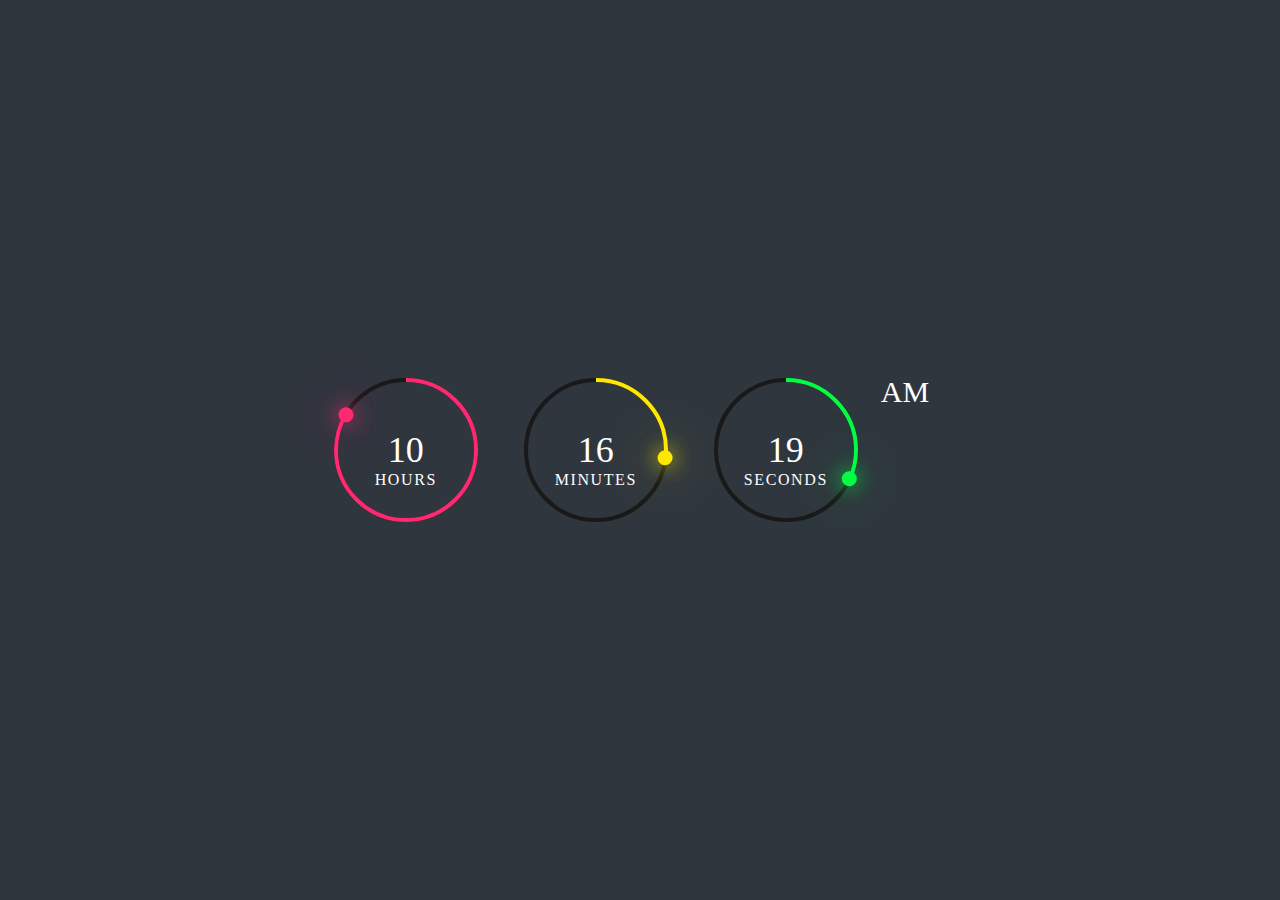
<file: Digital Clock/clock.html>
<!DOCTYPE html>
<html lang="en">
<head>
    <meta charset="UTF-8">
    <meta name="viewport" content="width=device-width, initial-scale=1.0">
    <title>Digital Clock</title>
    <link rel="stylesheet" href="style.css">

</head>



<body>
    <div id="time">
        <div class="circle" style="--clr:#ff2972;">
            <div class="dots hr_dot"></div>
            <svg>
                <circle cx="70" cy="70" r="70"></circle>
                <circle cx="70" cy="70" r="70" id="hh"></circle>
            </svg>
            <div id="hours">00</div>
        </div>
        <div class="circle" style="--clr:#fee800;"> 
            <div class="dots min_dot"></div>
            <svg>
                <circle cx="70" cy="70" r="70"></circle>
                <circle cx="70" cy="70" r="70" id="mm"></circle>
            </svg>
            <div id="minutes">00</div>
        </div>
        <div class="circle" style="--clr:#04fc43;">
            <div class="dots sec_dot"></div>
            <svg>
                <circle cx="70" cy="70" r="70"></circle>
                <circle cx="70" cy="70" r="70" id="ss"></circle>
            </svg>
            <div id="seconds">00</div>
        </div>
        <div id="ampm">AM</div>
    </div>
    <script src="script.js"></script>
</body>
</html>
</file>
<file: Digital Clock/style.css>
*{
    margin: 0;
    padding: 0;
    box-sizing: border-box;
}

body{
    display: flex;
    align-items: center;
    min-height: 100vh;
    justify-content: center;
    background: #2f363e;
}


#time{
    display: flex;
    gap: 40px;
    color: white;
}

#time .circle{
    position: relative;
    width: 150px;
    height: 150px;
    display: flex;
    justify-content: center;
    align-items: center;
}
#time .circle svg{
    position: relative;
    width: 150px;
    height: 150px;
    transform: rotate(270deg);
}
#time .circle svg circle{
    height: 100%;
    width: 100%;
    fill: transparent;
    stroke: #191919;
    stroke-width: 4;
    transform: translate(5px,5px);
    
}
#time .circle svg circle:nth-child(2){
    stroke: var(--clr);
    stroke-dasharray: 440;
}

#time div span{
    position: absolute;
    font-size: 16px;
    margin-top: 10px;
    font-weight: 400;
    text-transform: uppercase;
    letter-spacing: 0.1rem;
    transform: translateX(-50%) translateY(-10px);

}

#time div{
    position: absolute;
    text-align: center;
    font-weight: 500;
    font-size: 36px;
}

#time #ampm{
    position: relative;
    font-size: 30px;
    transform: translateX(-20px);
}

.dots{
    position: absolute;
    width: 100%;
    width: 100%;
    display: flex;
    justify-content: center;
    align-items: flex-start;
    z-index: 10;
}
.dots::before{
    position: absolute;
    top: -77px;
    width: 15px;
    height: 15px;
    background: var(--clr);
    border-radius: 50%;
    content: '';
    box-shadow: 0 0 20px var(--clr), 0 0 60px var(--clr);
}
</file>
